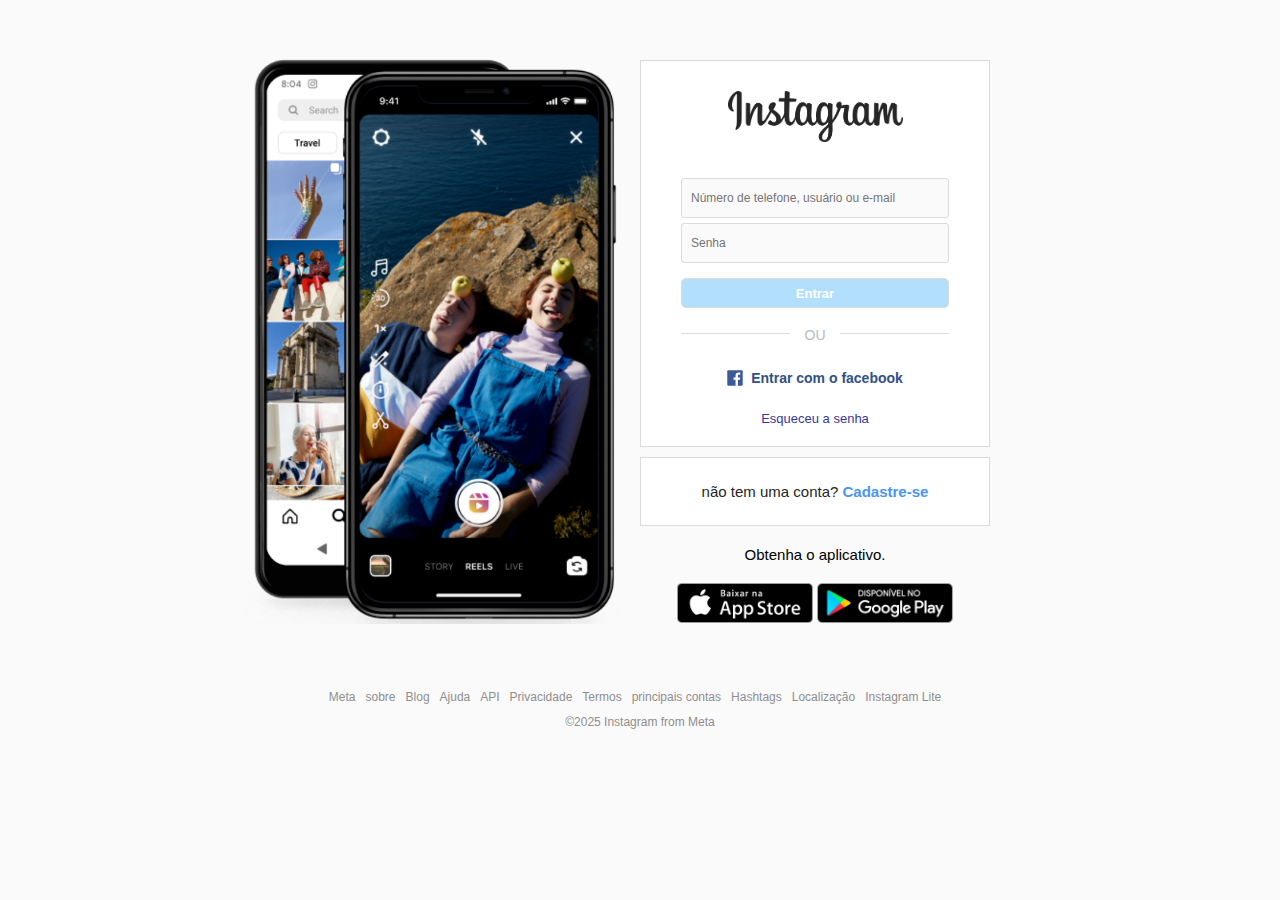
<file: 10-clone-home-insta/index.html>
<!DOCTYPE html>
<html lang="pt-br">
<head>
    <meta charset="UTF-8">
    <meta name="viewport" content="width=device-width, initial-scale=1.0">
    <title>Instagram</title>
    <link rel="stylesheet" href="css/style.css">
    <link rel="shortcut icon" href="img/favicon.png" type="image/x-icon">
</head>
<body>
    <main>
        <div id="main-container">
            <div id="banner-container">
                <img src="img/banner2.png" alt="Crie uma conta no Instagram">
            </div>
            <div id="form-container">
                <div id="form-box">
                    <img id="logo-insta" src="img/logo_instagram.png" alt="Instagram">
                    <form id="login-form">
                        <input type="text" name="username" id="username" placeholder="Número de telefone, usuário ou e-mail">
                        <input type="password" name="password" id="password" placeholder="Senha">
                        <input type="submit" value="Entrar">
                    </form>
                    <div class="separator">
                        <div class="line">
                            <span>Ou</span>
                        </div>
                    </div>
                    <div id="other-links">
                        <div id="facebook-login">
                            <a href="#">
                                <img src="img/logo_facebook.svg" alt="Facebook Login">
                                <span>Entrar com o facebook</span>
                            </a>
                        </div>
                        <div id="forgot-pass">
                            <a href="#">Esqueceu a senha</a>
                        </div>
                    </div>
                </div>
                <div id="register-container">
                    <p>não tem uma conta? <a href="#">Cadastre-se</a></p>
                </div>
                <div id="get-app-container">
                    <p>Obtenha o aplicativo.</p>
                    <a href="#">
                        <img src="img/apple_btn.png" alt="apple store">
                    </a>
                    <a href="#">
                        <img src="img/gplay_btn.png" alt="Google play">
                    </a>
                </div>
            </div>
        </div>
    </main>
    <footer>
        <nav>
            <ul id="footer-links">
                <li><a href="#">Meta</a></li>
                <li><a href="#">sobre</a></li>
                <li><a href="#">Blog</a></li>
                <li><a href="#">Ajuda</a></li>
                <li><a href="#">API</a></li>
                <li><a href="#">Privacidade</a></li>
                <li><a href="#">Termos</a></li>
                <li><a href="#">principais contas</a></li>
                <li><a href="#">Hashtags</a></li>
                <li><a href="#">Localização</a></li>
                <li><a href="#">Instagram Lite</a></li>
            </ul>
        </nav>
        <p id="copyright">&copy;2025 Instagram from Meta</p>
    </footer>
</body>
</html>
</file>
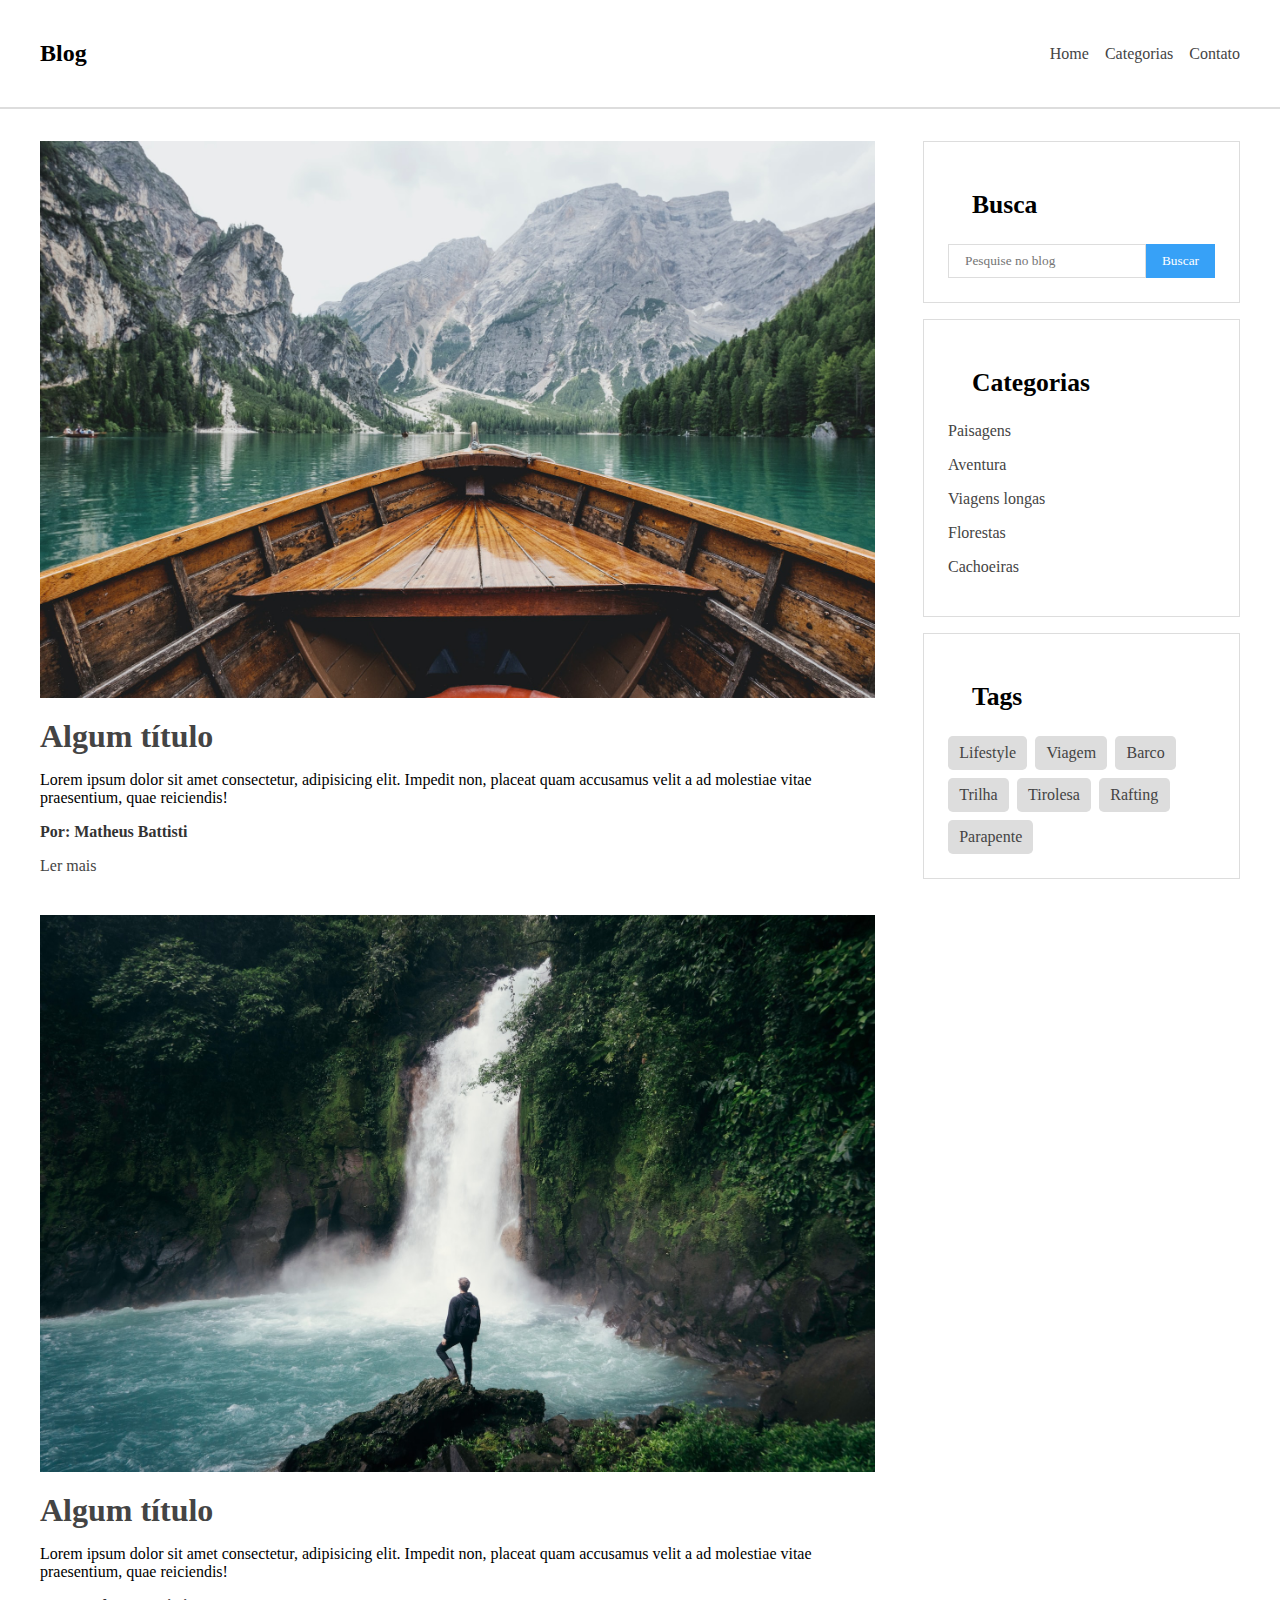
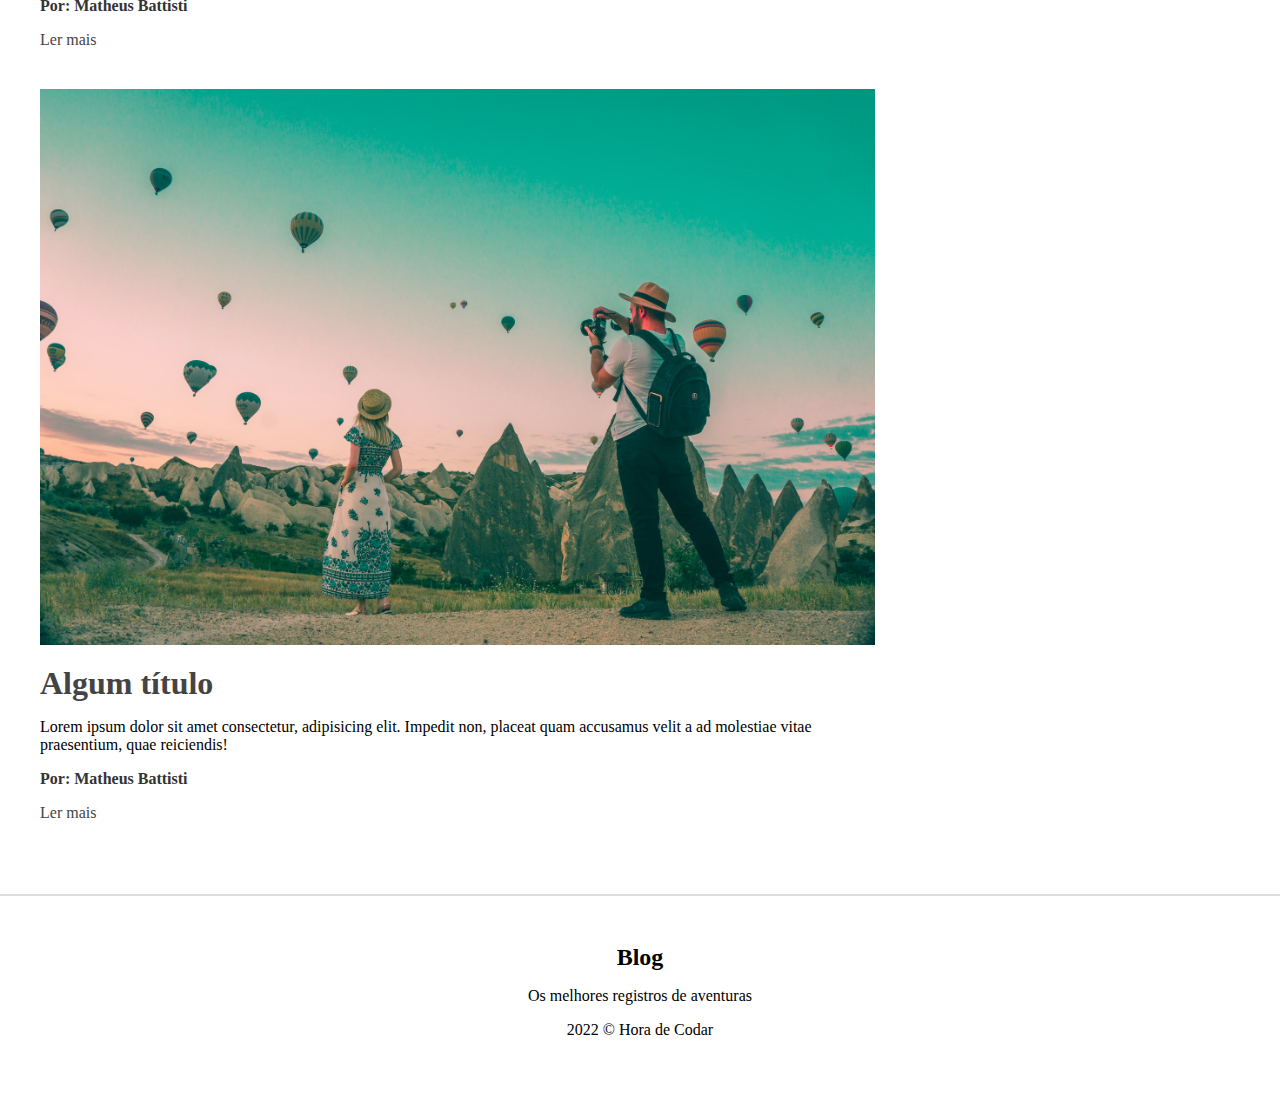
<file: 11-blog-semântico/index.html>
<!DOCTYPE html>
<html lang="en">
  <head>
    <meta charset="UTF-8" />
    <meta http-equiv="X-UA-Compatible" content="IE=edge" />
    <meta name="viewport" content="width=device-width, initial-scale=1.0" />
    <title>Blog Semântico</title>
    <link rel="stylesheet" href="css/style.css" />
  </head>
  <body>
    <nav id="navbar">
      <div id="navbar-inner">
        <h2>Blog</h2>
        <ul id="nav-links">
          <li><a href="#">Home</a></li>
          <li><a href="#">Categorias</a></li>
          <li><a href="#">Contato</a></li>
        </ul>
      </div>
    </nav>
    <div class="container">
      <main id="posts-container">
        <article class="post">
          <img src="img/f1.jpg" alt="Passeio de barco" />
          <h3 class="title"><a href="#">Algum título</a></h3>
          <p class="description">
            Lorem ipsum dolor sit amet consectetur, adipisicing elit. Impedit
            non, placeat quam accusamus velit a ad molestiae vitae praesentium,
            quae reiciendis!
          </p>
          <p class="author">Por: Matheus Battisti</p>
          <a href="#">Ler mais</a>
        </article>
        <article class="post">
          <img src="img/f2.jpg" alt="Cachoeira" />
          <h3 class="title"><a href="#">Algum título</a></h3>
          <p class="description">
            Lorem ipsum dolor sit amet consectetur, adipisicing elit. Impedit
            non, placeat quam accusamus velit a ad molestiae vitae praesentium,
            quae reiciendis!
          </p>
          <p class="author">Por: Matheus Battisti</p>
          <a href="#">Ler mais</a>
        </article>
        <article class="post">
          <img src="img/f3.jpg" alt="Balões" />
          <h3 class="title"><a href="#">Algum título</a></h3>
          <p class="description">
            Lorem ipsum dolor sit amet consectetur, adipisicing elit. Impedit
            non, placeat quam accusamus velit a ad molestiae vitae praesentium,
            quae reiciendis!
          </p>
          <p class="author">Por: Matheus Battisti</p>
          <a href="#">Ler mais</a>
        </article>
      </main>
      <aside id="sidebar">
        <section id="search-bar">
          <h4>Busca</h4>
          <form>
            <input type="text" placeholder="Pesquise no blog" />
            <input type="submit" value="Buscar" />
          </form>
        </section>
        <section id="categories">
          <h4>Categorias</h4>
          <nav>
            <ul>
              <li><a href="#">Paisagens</a></li>
              <li><a href="#">Aventura</a></li>
              <li><a href="#">Viagens longas</a></li>
              <li><a href="#">Florestas</a></li>
              <li><a href="#">Cachoeiras</a></li>
            </ul>
          </nav>
        </section>
        <section id="tags">
          <h4>Tags</h4>
          <div id="tags-container">
            <a href="#">Lifestyle</a>
            <a href="#">Viagem</a>
            <a href="#">Barco</a>
            <a href="#">Trilha</a>
            <a href="#">Tirolesa</a>
            <a href="#">Rafting</a>
            <a href="#">Parapente</a>
          </div>
        </section>
      </aside>
    </div>
    <footer id="footer">
      <h2>Blog</h2>
      <p>Os melhores registros de aventuras</p>
      <p>2022 © Hora de Codar</p>
    </footer>
  </body>
</html>
</file>
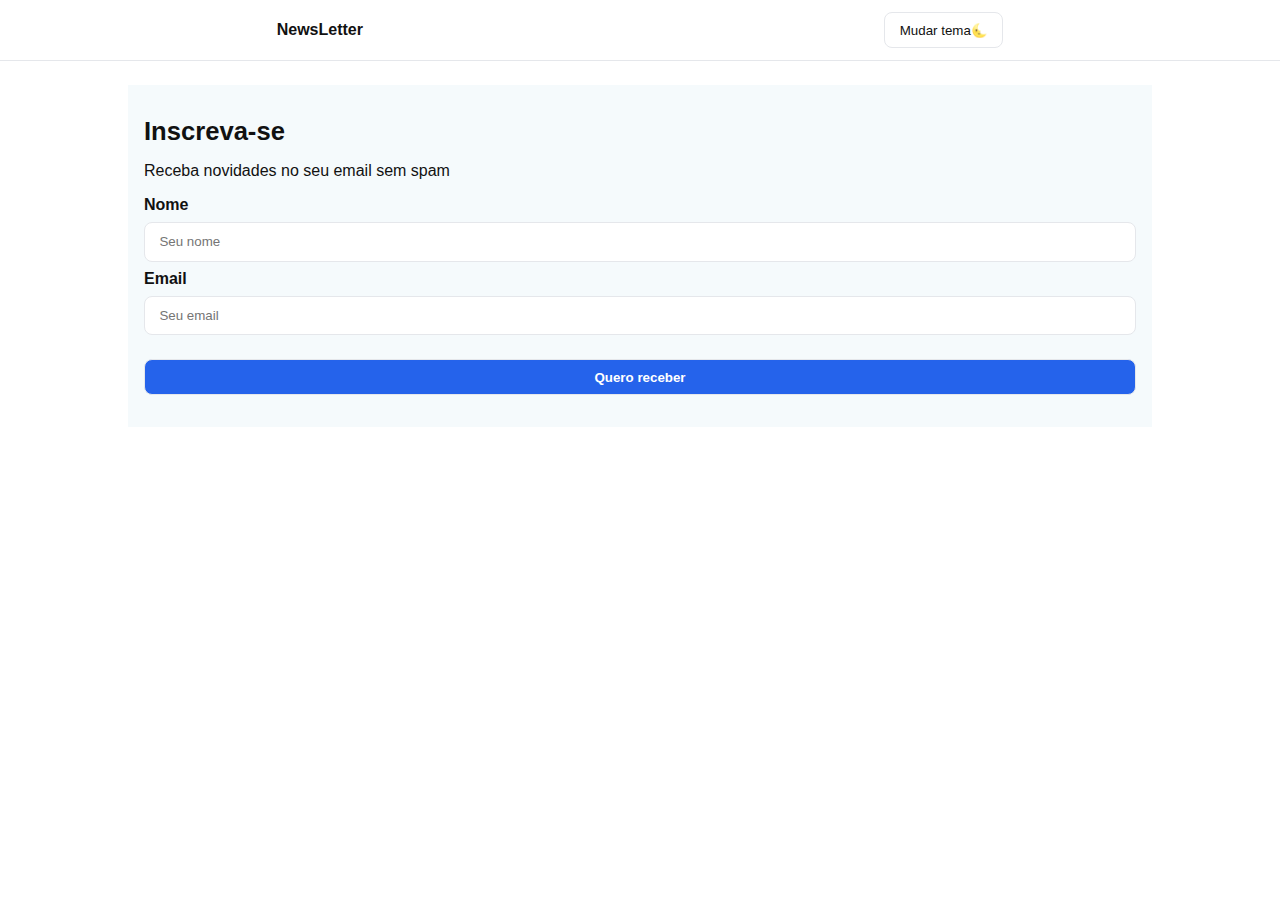
<file: Arquivos/index.html>
<!DOCTYPE html>
<html lang="pt-br">
<head>
    <meta charset="UTF-8">
    <meta name="viewport" content="width=device-width, initial-scale=1.0">
    <title>Hospedar</title>
    <link rel="stylesheet" href="style.css">
</head>
<body>
    <header class="topo">
        <div class="container">
        <strong>NewsLetter</strong>
        <button id="btnTema" class="btn">Mudar tema🌜</button>
        </div>
    </header>
    <main class="container">
        <section class="caixa">
        <h2>Inscreva-se</h2>
        <p>Receba novidades no seu email sem spam</p>
        <form>
            <label for="nome">Nome</label>
            <input type="text" name="name" id="name"
            placeholder="Seu nome">
            <label for="email">Email</label>
            <input type="email" name="email" id="email" placeholder="Seu email">
            <button type="submit" class="btn primario">Quero receber</button>
            
        </form>
        </section>
    </main>
    <script src="app.js"></script>

</body>
</html>
</file>
<file: 10-clone-home-insta/css/style.css>
*{
    padding: 0;
    margin: 0;
    box-sizing: border-box;
    font-family: Helvetica;
}


body{
    background-color: #fafafa;
}


#main-container{
    display: flex;
    margin-top: 30px;
}

#banner-container, #form-container{
    flex: 1 1 0;
    width: 50%;
}

#banner-container{
    text-align: right;
    
}

#banner-container img{
    width: 100%;
    margin-right: 15px;
    margin-top: 25px;
    max-width: 380px;
}


#form-container{
    text-align: center;
}

#form-box{
    background-color: #fff;
    border: 1px solid #dbdbdb;
    width: 350px;
    margin-top: 30px;
}

#logo-insta{
    width: 175px;
    height: 51px;
    margin: 30px auto 12px;
}

#login-form{
    margin-top: 20px;
}

#login-form input{
    display: block;
    font-size: 12px;
    padding: 12px 9px;
    background-color: #fafafa;
    border: 1px solid #dbdbdb;
    border-radius: 3px;
    width: 268px;
    margin: 5px auto;
}


#login-form input[type="submit"]{
    background-color: #b2dffc;
    color: #fff;
    margin-top: 15px;
    border-radius: 5px;
    min-height: 30px;
    font-size: 13px;
    padding: 0;
    font-weight: bold;
}

.separator{
    position: relative;
}

.line{
    width: 268px;
    border-top: 1px solid #dbdbdb;
    margin: 25px auto 35px;
}

.separator span{
    position: absolute;
    text-transform: uppercase;
    color: #bbb;
    background-color: #fff;
    top: -6px;
    width: 50px;
    margin-left: -25px;
    font-size: 14px;
}


#facebook-login{
    margin-bottom: 25px;
}

#facebook-login a{
    text-decoration: none;
    color: #315185;
    display: flex;
    align-items: center;
    justify-content: center;
}

#facebook-login img{
    width: 16px;
    margin-right: 8px;
    height: 16px;
}

#facebook-login span{
    font-weight: bold;
    font-size: 14px;
    margin-top: 1px;
}

#forgot-pass{
    margin-bottom: 20px;
    font-size: 13px;
}

#forgot-pass a{
    text-decoration: none;
    color: #373799;
}

#register-container{
    width: 350px;
    background-color: #fff;
    border: 1px solid #dbdbdb;
    margin-top: 10px;
    padding: 25px;
}

#register-container p{
    font-size: 15px;
    color: #262626;
}

#register-container a{
    text-decoration: none;
    font-weight: bold;
    color: #4a95f6;
}

#get-app-container{
    width: 350px;
    text-align: center;
}

#get-app-container p{
    margin: 20px 0;
    font-size: 15px;
}
#get-app-container a{
    text-decoration: none;
}

#get-app-container img{
    height: 40px;
    width: 136px;
    margin-bottom: 10px;
}


footer{
    text-align: left;
    width: 1000px;
    margin: 50px auto;
    display: flex;
    flex-direction: column;
    justify-content: center;
    align-items: center;
}

footer #footer-links{
    display: flex;
    list-style: none;
    
}

#footer-links li{
    margin-right: 10px;
}

#footer-links a, #copyright{
    text-decoration: none;
    color: #8e8e8e;
    font-size: 12px;
}

#copyright{
    margin-top: 10px;
}

/*MOBILE*/

@media (max-width: 450px) {
    body{
        background-color: #fff;
    }

    #banner-container{
        display: none;
    }

    #main-container, #form-box{
        margin-top: 0;
    }

    #form-container, #form-box, #get-app-container, #register-container{
        width: 100%;
        border: none;
    }

    footer{
        width: 90%;
    }

    #footer-links{
        flex-wrap: wrap;
        justify-content: center;
        margin-bottom: 10px;
    }
}
</file>
<file: 11-blog-semântico/css/style.css>
* {
    margin: 0;
    padding: 0;
    font-family: Georgia;
}

ul{
    list-style: none;
}

a{
    text-decoration: none;
    color: #444;
    transition: .4s;
}

a:hover{
    color: #37a1f7;
}

#navbar{
    padding: 2.5rem 1.5rem;
    border-bottom: 2px solid #ddd;
}

#navbar-inner{
    display: flex;
    justify-content: space-between;
    align-items: center;
    margin: 0 auto;
    max-width: 1200px;
}
#nav-links{
    display: flex;
    gap: 1rem;
}

.container{
    display: flex;
    gap: 3rem;
    padding: 2rem 2.5rem;
    margin: 0 auto;
    
    max-width: 1200px;
}

#posts-container{
    flex: 3 1 0;
}

.post{
    margin-bottom: 2.5rem;
}

.post img{
    width: 100%;
    margin-bottom: 1rem;
}

.title, .description, .author{
    margin-bottom: 1rem;
}

.title{
    font-size: 2rem;
    
}


.author{
    font-weight: bold;
    color: #333;
}

#sidebar{
    flex: 1 1 0;
}

#search-bar, #categories, #tags{
    padding: 1.5rem;
    border: 1px solid #ddd;
    margin-bottom: 1rem;
}

#search-bar h4, #categories h4, #tags h4{
    padding: 1.5rem;
    font-size: 1.6rem;
}

#search-bar form{
    display: flex;
}

#search-bar input{
    padding: .5rem 1rem;
    border: 1px solid #ddd;
    
}

#search-bar input[type="submit"]{
    cursor: pointer;
    border: none;
    background-color: #37a1f7;
    color: #fff;
}
#categories li{
    margin-bottom: 1rem;
}

#tags-container{
    display: flex;
    flex-wrap: wrap;
    gap: 0.5rem;
}


#tags-container a{
    background-color: #ddd;
    padding: .5rem .7rem;
    border-radius: .3rem;
}

footer{
    border-top: 2px solid #ddd;
    padding: 3rem;
    text-align: center;
}

footer h2, footer p{
    margin-bottom: 1rem;
}

@media (max-width: 450px){
    .container{
        flex-wrap: wrap;
    }
}
</file>
<file: Arquivos/style.css>
/* Tema claro / escuro */
:root{
    --bg: #FFF;
    --texto: #111;
    --borda: #e5e7eb;
    --caixa: #f5fafc;
    --acao: #2563eb;
}

[data-tema="escuro"]{
    --bg: #0b1220;
    --texto: #e5e7eb;
    --borda: #1f2937;
    --caixa: #111827;
    --acao: #38bdf8;
}

/* Estilos padrão */
*{
    margin: 0;
    padding: 0;
    box-sizing: border-box;
}

html, body{
    height: 100%;
}

body{
    margin: 0;
    font-family: Arial;
    min-height: 100vh;
    display: flex;
    flex-direction: column;
    background-color: var(--bg);
    color: var(--texto);
}


.topo{
    border-bottom: 1px solid var(--borda);
    
    
}

.topo .container{
    display: flex;
    justify-content: space-around;
    align-items: center;
    padding: .75rem 1rem;
    
}

.caixa{
    border: 1px solid var(--borda);
    background-color: var(--caixa);
    border: .5rem;
    border: .5rem;
    padding: 2rem 1rem;
    width: 80%;
    margin: 1.5rem auto;
}

h2{
    margin-bottom: .5rem;
    font-size: 1.6rem;
}


p{
    margin: 1rem 0;
}

form{
    display: grid;
    gap: 0.5rem;
}

label{
    font-weight: 600;
    
}

input{
    padding: .7rem .9rem;
    border: 1px solid var(--borda);
    border-radius: .5rem;
    background-color: var(--bg);
    color: var(--texto);
}

.btn{
    cursor: pointer;
    padding: .6rem .9rem;
    border: 1px solid var(--borda);
    background-color: var(--bg);
    color: var(--texto);
    border-radius: .5rem;
    
}

.primario{
    margin-top: 1rem;
    background-color: var(--acao);
    color: #fff;
    font-weight: bold;

}
</file>
